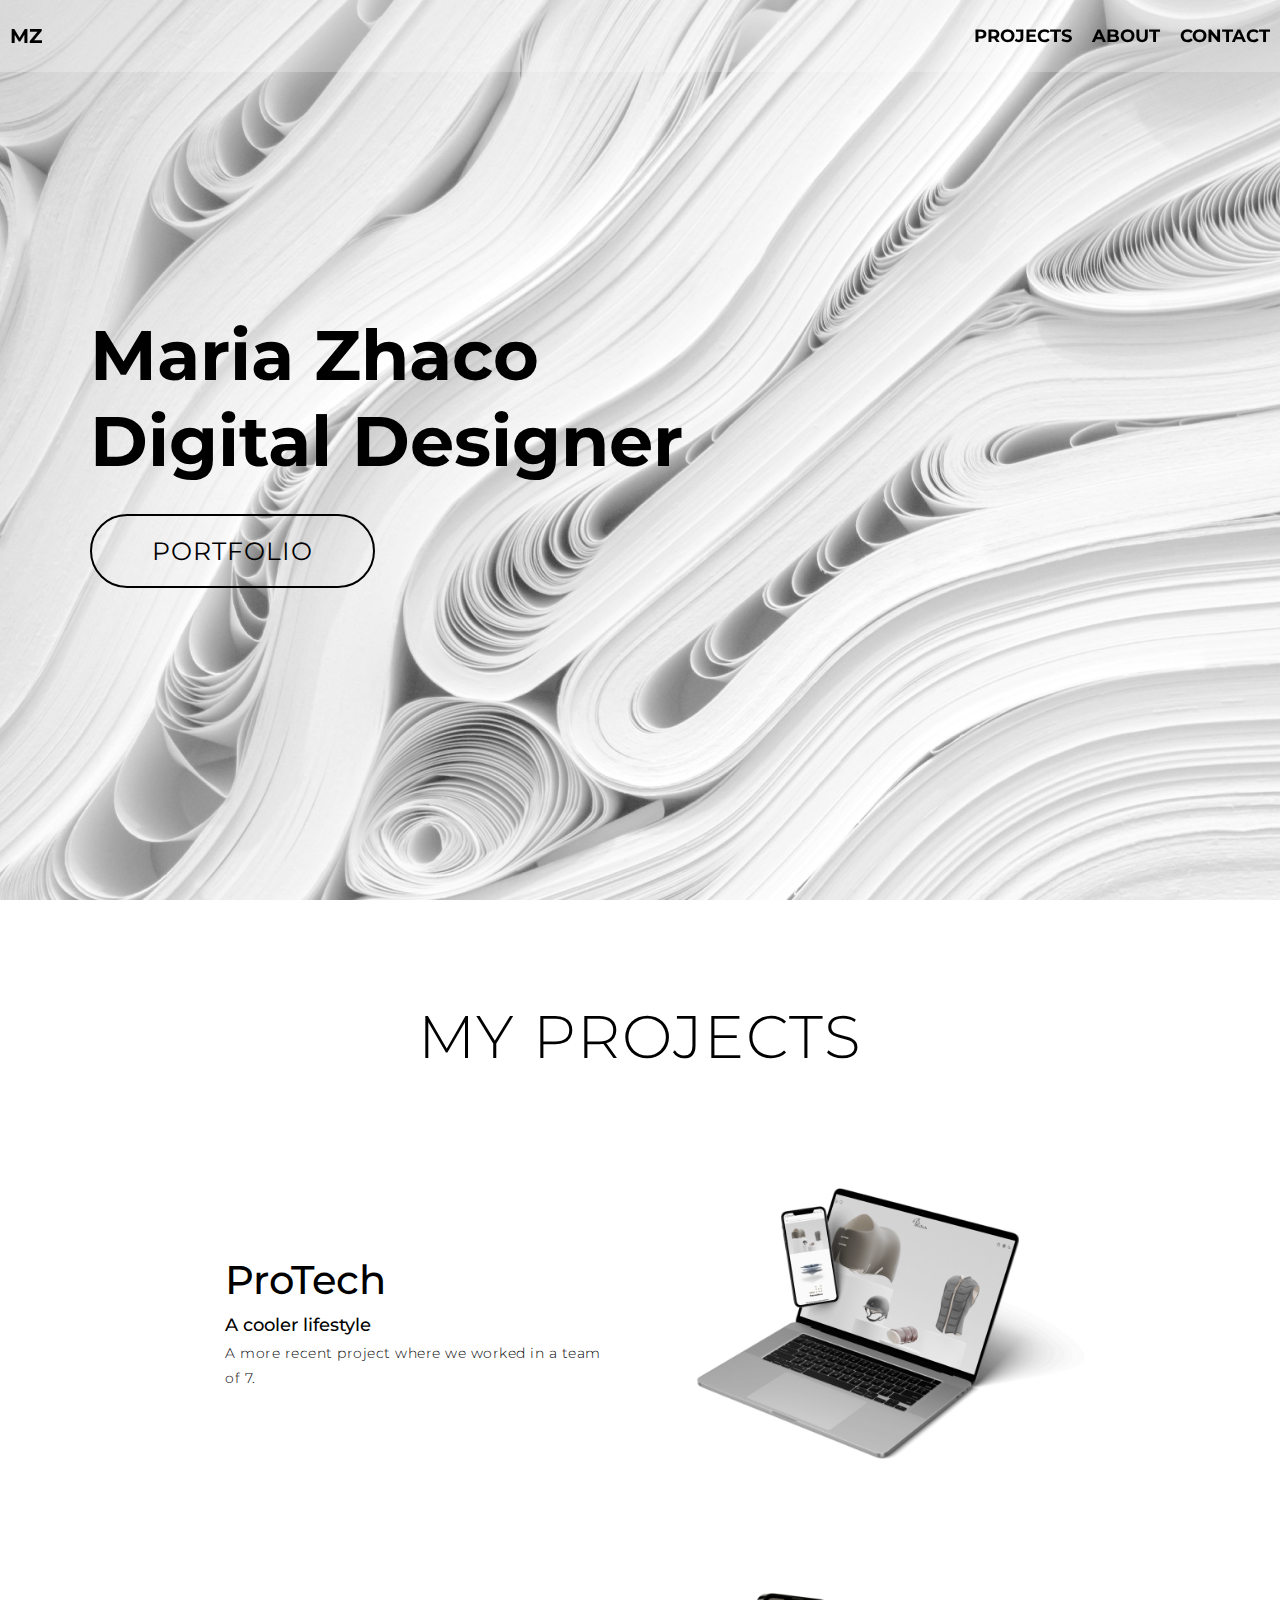
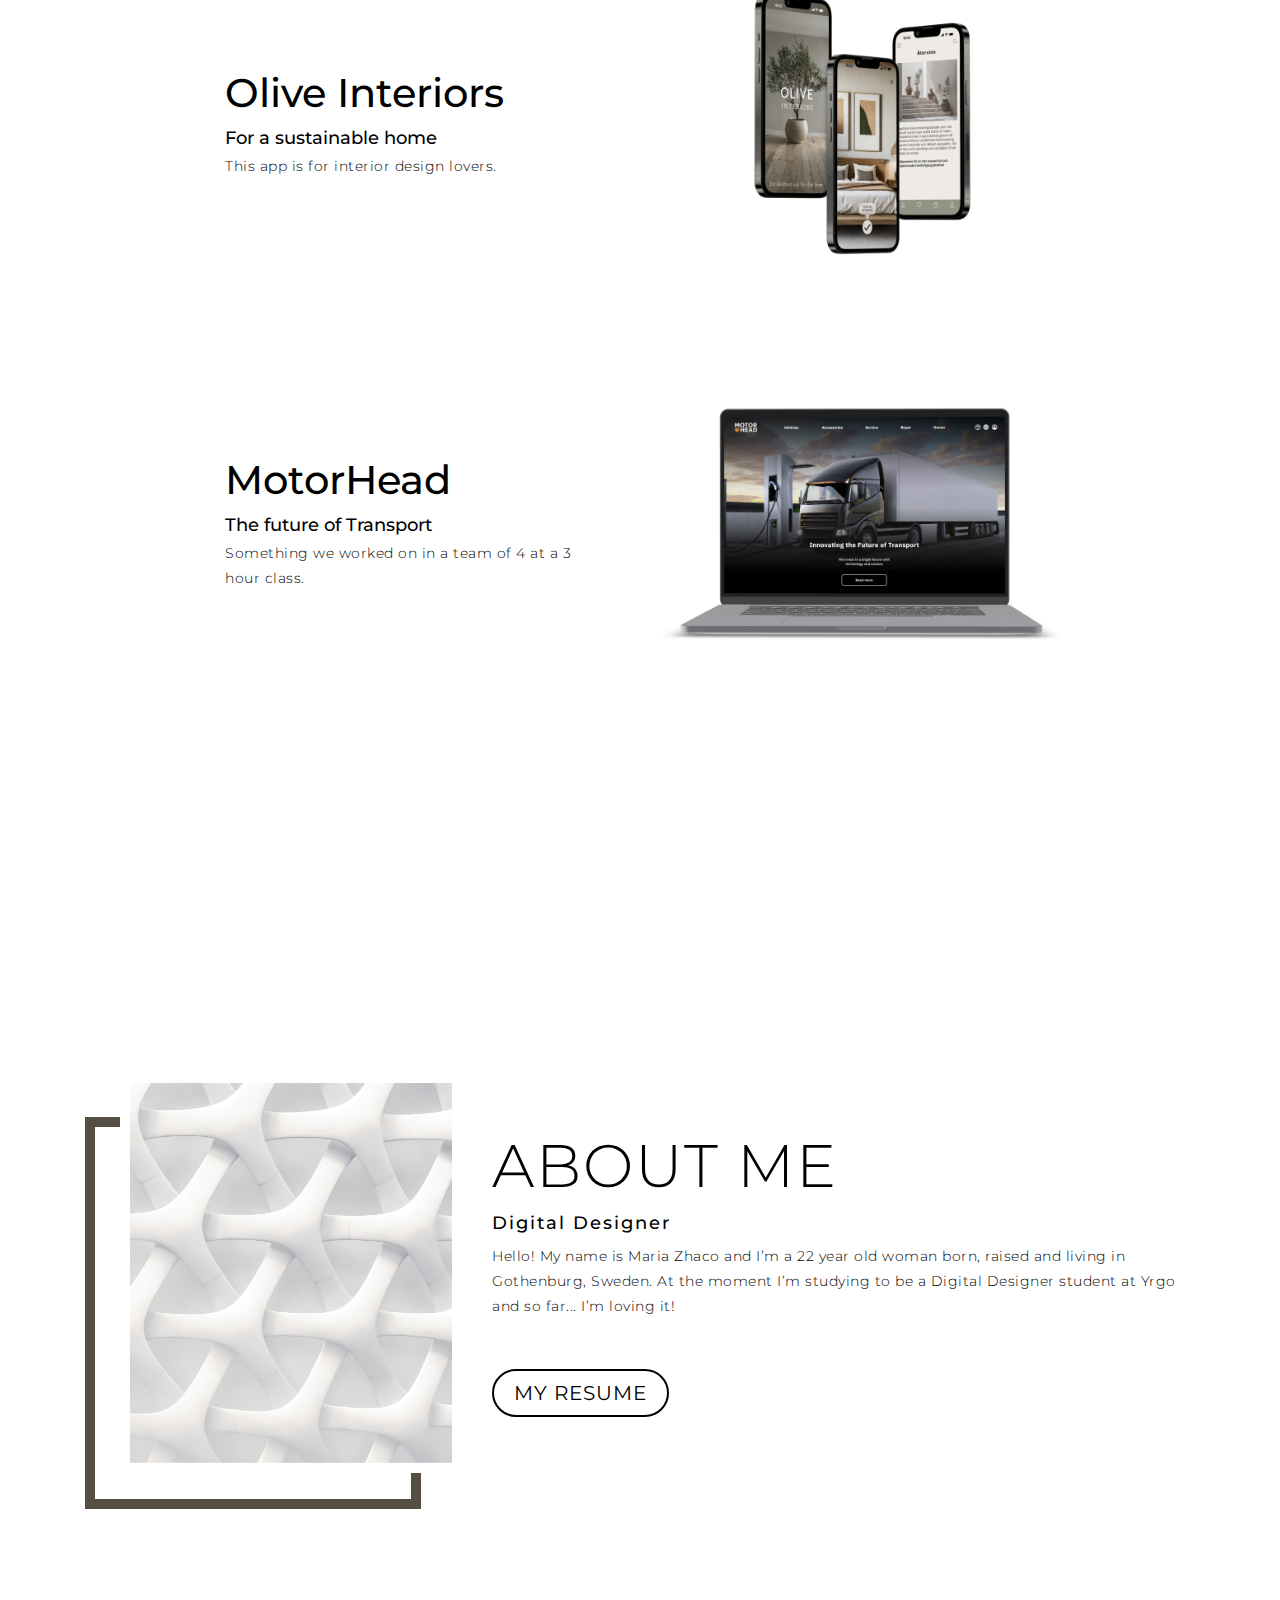
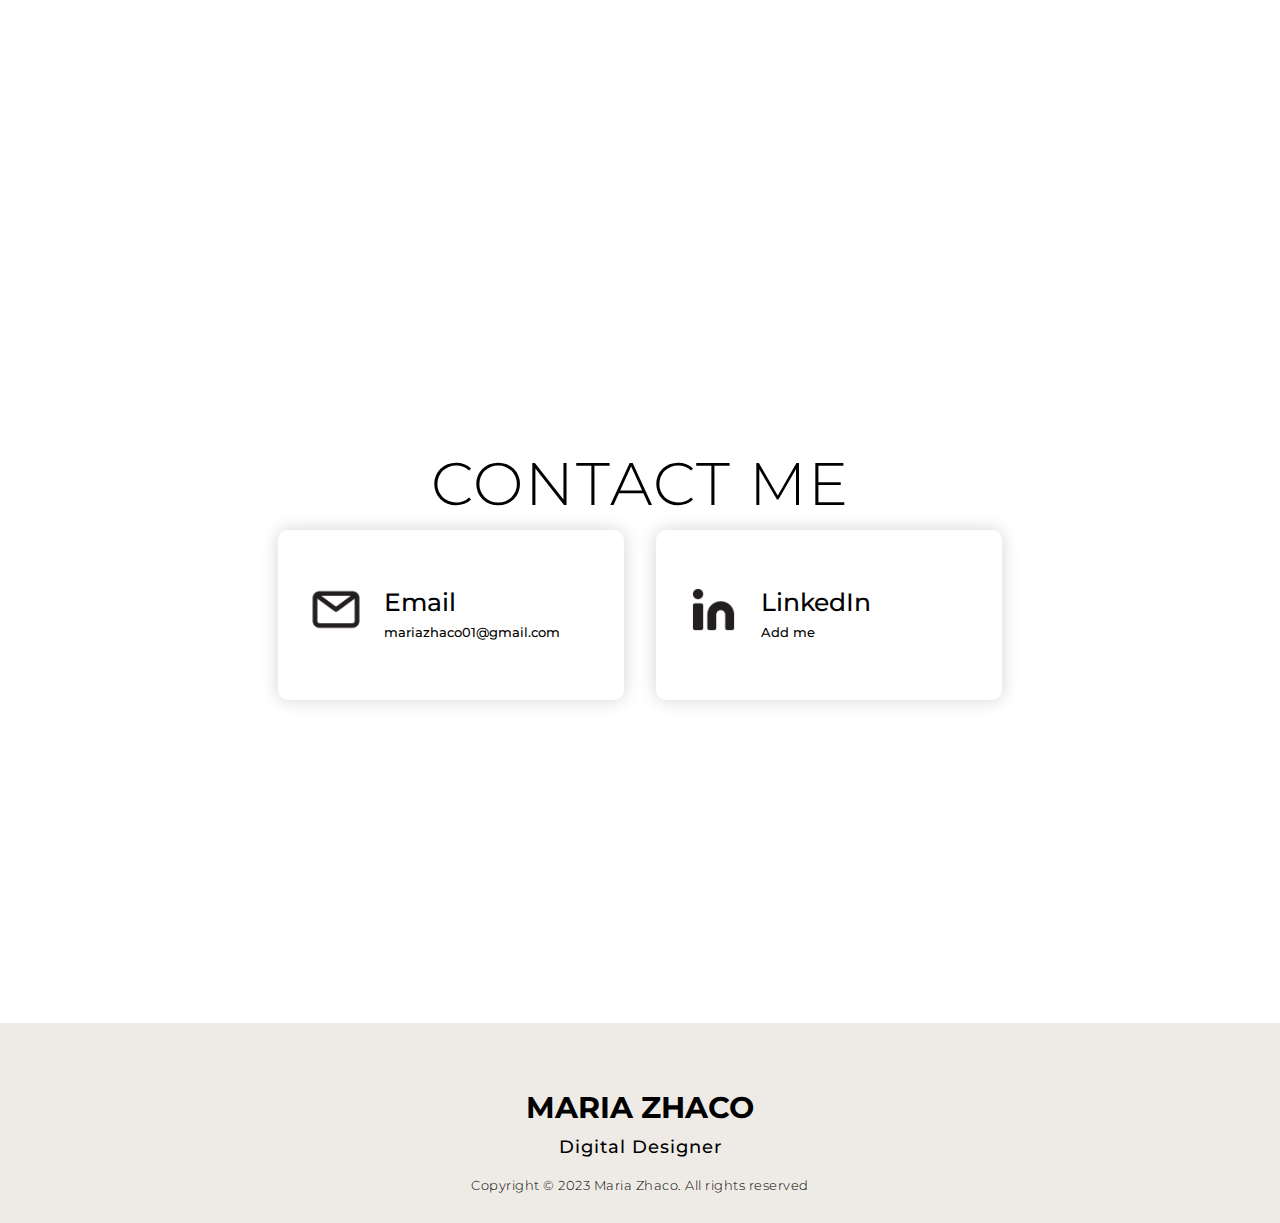
<file: index.html>
<!DOCTYPE html>
<html lang="en">

<head>
  <meta charset="UTF-8">
  <meta name="viewport" content="width=device-width, initial-scale=1.0">
  <link rel="stylesheet" href="style.css">
  <title>My Portfolio</title>
</head>

<body>
  <!-- Header -->
<section id="header">
  
  <div class="header container">
    <div class="nav-bar">
      <div class="brand">
        <a href="#hero">
          <h1>MZ</h1>
        </a>
      </div>
      <div class="nav-links">
        <ul>
          <li><a href="#projects">Projects</a></li>
          <li><a href="#about">About</a></li>
          <li><a href="#contact">Contact</a></li>
        </ul>
      </div>
    </div>
  </div>
</section>

  <!-- End Header -->


  <!-- Hero Section  -->
  <section id="hero">
    <div class="hero container"> 
        <div>
            <h1>Maria Zhaco <span></span></h1>
            <h1>Digital Designer<span></span></h1>
            <a href="#projects" type="button" class="cta">Portfolio</a>
          </div>
      </div>
    </div>
  </section>
  <!-- End Hero Section  -->



  <!-- Projects Section -->
  <section id="projects">
    <div class="projects container">
      <div class="projects-header">
        <h1 class="section-title">My Projects</h1>
      </div>
      <div class="all-projects">

<a href="protech.html" class="project-item">
        <div class="project-item ">
          <div class="project-info">
            <h1>ProTech</h1>
            <h2>A cooler lifestyle</h2>
            <p>A more recent project where we worked in a team of 7.</p>
          </div>
          <div class="project-img">
            <img src="images/Instagram post_white-2.jpg" alt="img">
          </div>
        </div>
    </a>


    <a href="olive.html" class="project-item">
        <div class="project-item">
          <div class="project-info">
            <h1>Olive Interiors</h1>
            <h2>For a sustainable home</h2>
            <p>This app is for interior design lovers. </p>
          </div>
          <div class="project-img">
            <img src="images/Instagram post_white.jpg" alt="img">
          </div>
        </div>
</a>
        

<a href="motorhead.html" class="project-item">
        <div class="project-item">
          <div class="project-info">
            <h1>MotorHead</h1>
            <h2>The future of Transport</h2>
            <p>Something we worked on in a team of 4 at a 3 hour class.</p>
          </div>
          <div class="project-img">
            <img src="images/Instagram post_white-1.jpg" alt="img">
          </div>
        </div>
</a>
        
        </div>
      </div>
    </div>
  </section>
  <!-- End Projects Section -->

  <!-- About Section -->
  <section id="about">
    <div class="about container">
      <div class="col-left">
        <div class="about-img">
          <img src="images/unsplash_7JX0-bfiuxQ.jpg" alt="img">
        </div>
      </div>
      <div class="col-right">
        <h1 class="section-title">About me</h1>
        <h2>Digital Designer</h2>
        <p>Hello! My name is Maria Zhaco and I’m a 22 year old woman born, raised and living in Gothenburg, Sweden. 
            At the moment I’m studying to be a Digital Designer student at Yrgo and so far... I’m loving it!
        </p>
        <a href="#" class="cta"> My Resume</a>
      </div>
    </div>
  </section>
  <!-- End About Section -->

  <!-- Contact Section -->
  <section id="contact">
    <div class="contact container">
      <div>
        <h1 class="section-title">Contact me</h1>
      </div>
      <div class="contact-items">

        <div class="contact-item">
          <div class="icon">
            <img src="images/mail.jpg" /></div>
          <div class="contact-info">
            <h1>Email</h1>
            <h2 class="contact-link"> <a href="mailto:mariazhaco01@gmail.com">mariazhaco01@gmail.com</a></h2>
          </div>
        </div>
        <div class="contact-item">
          <div class="icon"><img src="images/in.jpg" /></div>
          <div class="contact-info">
            <h1>LinkedIn</h1>
            <h2 class="contact-link"> <a href="https://www.linkedin.com/in/maria-zhaco-692b36294/" target="_blank">Add me</a></h2>
          </div>
        </div>
      </div>
    </div>
  </section>
  <!-- End Contact Section -->

  <!-- Footer -->
  <section id="footer">
    <div class="footer container">
      <div class="brand">
        <h1>Maria Zhaco</h1>
      </div>
      <h2>Digital Designer</h2>
      
      <p>Copyright © 2023 Maria Zhaco. All rights reserved</p>
    </div>
  </section>
  <!-- End Footer -->

</body>

</html>
</file>
<file: style.css>
@import 'https://fonts.googleapis.com/css?family=Montserrat:300, 400, 700&display=swap';
* {
	padding: 0;
	margin: 0;
	box-sizing: border-box;
}
html {
	font-size: 10px;
	font-family: 'Montserrat', sans-serif;
	scroll-behavior: smooth;
}
a {
    color: black;
	text-decoration: none;
}
.container {
	min-height: 100vh;
	width: 100%;
	display: flex;
	align-items: center;
	justify-content: center;
}
img {
	height: 100%;
	width: 100%;
	object-fit: cover;
}
p {
	color: black;
	font-size: 1.4rem;
	margin-top: 5px;
	line-height: 2.5rem;
	font-weight: 300;
	letter-spacing: 0.05rem;
}
.section-title {
	font-size: 4rem;
	font-weight: 300;
	color: black;
	margin-bottom: 10px;
	text-transform: uppercase;
	letter-spacing: 0.2rem;
	text-align: center;
}
.section-title span {
	color: rgb(238, 235, 230);
}

.cta {
	display: inline-block;
	padding: 10px 30px;
	color: rgb(0, 0, 0);
	background-color: transparent;
	border: 2px solid rgb(0, 0, 0);
	font-size: 2rem;
	text-transform: uppercase;
	letter-spacing: 0.1rem;
	margin-top: 30px;
	transition: 0.3s ease;
	transition-property: background-color, color;
    border-radius: 100px;
}
.cta:hover {
	color: rgb(255, 255, 255); 
	background-color: rgb(85, 78, 66);
    border: none;
}


.brand h1 {
	font-size: 3rem;
	text-transform: uppercase;
	color: rgb(0, 0, 0);
}
.brand h1 span {
	color: rgb(238, 235, 230);
}

#header {
	position: fixed;
	z-index: 1000;
	left: 0;
	top: 0;
	width: 100vw;
	height: auto;
}

#header .nav-bar {
	display: flex;
	align-items: center;
	justify-content: space-between;
	width: 100%;
	height: 100%;
	max-width: 1300px;
	padding: 0 10px;
    min-height: 8vh;
    font-size: 18px;
}

#header .header {
	min-height: 8vh;
	background-color: rgba(255, 255, 255, 0.24);
	transition: 0.3s ease background-color;
}


#header h1 {
    font-size: 20px;
}

#header .nav-links ul {
  list-style: none;
  display: flex;
  gap: 20px;
}


#header .nav-links ul li a {
  text-decoration: none;
  color: black;
  font-weight: bold;
  text-transform: uppercase;
  transition: color 0.3s ease;
}

#header .nav-links ul li a:hover {
  color: rgb(108, 107, 96);
}

#header .nav-list ul.active {
	left: 0%;
}
#header .nav-list ul a {
	font-size: 2.5rem;
	font-weight: 500;
	letter-spacing: 0.2rem;
	text-decoration: none;
	color: rgb(0, 0, 0);
	text-transform: uppercase;
	padding: 20px;
	display: block;
}
#header .nav-list ul a::after {
	content: attr(data-after);
	position: absolute;
	top: 50%;
	left: 50%;
	transform: translate(-50%, -50%) scale(0);
	color: rgba(240, 248, 255, 0.021);
	font-size: 13rem;
	letter-spacing: 50px;
	z-index: -1;
	transition: 0.3s ease letter-spacing;
}
#header .nav-list ul li:hover a::after {
	transform: translate(-50%, -50%) scale(1);
	letter-spacing: initial;
}
#header .nav-list ul li:hover a {
	color: rgb(108, 107, 96)
}

/*Sub-sidor*/
.work-header {
    width: 60vw;
    margin-bottom: 20vh;
}
/* End Header section */

/* Hero Section */
#hero {
	background-image: url(./images/unsplash_WmnsGyaFnCQ.jpg)

}
#hero::after {
	content: '';
	position: absolute;
	left: 0;
	top: 0;
	height: 100%;
	width: 100%;
	background-color: black;
	opacity: 0.7;
	z-index: -1;
}
#hero .hero {
	max-width: 1200px;
	margin: 0 auto;
	padding: 0 50px;
	justify-content: flex-start;
}
#hero h1 {
	display: block;
	width: fit-content;
	font-size: 4rem;
	position: relative;
	color: black
}

/* End Hero Section */



/* Projects section */
#projects .projects {
	flex-direction: column;
	max-width: 1200px;
	margin: 0 auto;
	padding: 100px 0;
}
#projects .projects-header h1 {
	margin-bottom: 50px;
}
#projects .all-projects {
	display: flex;
	align-items: center;
	justify-content: center;
	flex-direction: column;
}
#projects .project-item {
	display: flex;
	align-items: center;
	justify-content: center;
	flex-direction: column;
	width: 80%;
	margin: 20px auto;
	overflow: hidden;
	border-radius: 10px;
}
#projects .project-info {
	padding: 30px;
	flex-basis: 50%;
	height: 100%;
	display: flex;
	align-items: flex-start;
	justify-content: center;
	flex-direction: column;
	
	color: black;
}
#projects .project-info h1 {
	font-size: 4rem;
	font-weight: 500;
}
#projects .project-info h2 {
	font-size: 1.8rem;
	font-weight: 500;
	margin-top: 10px;
}
#projects .project-info p {
	color: rgb(0, 0, 0);
}
#projects .project-img {
	flex-basis: 50%;
	height: 300px;
	overflow: hidden;
	position: relative;
}
#projects .project-img:after {
	content: '';
	position: absolute;
	left: 0;
	top: 0;
	height: 100%;
	width: 100%;

	opacity: 0.7;
}
#projects .project-img img {
	transition: 0.3s ease transform;
}
#projects .project-item:hover .project-img img {
	transform: scale(1.1);
}
/* End Projects section */

/* About Section */
#about .about {
	flex-direction: column-reverse;
	text-align: center;
	max-width: 1200px;
	margin: 0 auto;
	padding: 100px 20px;
}

#about .col-left {
	width: 250px;
	height: 360px;
}
#about .col-right {
	width: 100%;
}
#about .col-right h2 {
	font-size: 1.8rem;
	font-weight: 500;
	letter-spacing: 0.2rem;
	margin-bottom: 10px;
}
#about .col-right p {
	margin-bottom: 20px;
}
#about .col-right .cta {
	color: rgb(255, 255, 255)
	margin-bottom: 50px;
	padding: 10px 20px;
	font-size: 2rem;  
}
#about .col-left .about-img {
	height: 100%;
	width: 100%;
	position: relative;
	border: 10px solid white;
}
#about .col-left .about-img::after {
	content: '';
	position: absolute;
	left: -33px;
	top: 19px;
	height: 98%;
	width: 98%;
	border: 7px solid rgb(0, 0, 0);
	z-index: -1;
}
/* End About Section */

/* contact Section */
#contact .contact {
	flex-direction: column;
	max-width: 1200px;
	margin: 0 auto;
	width: 90%;
}
#contact .contact-items {
	/* max-width: 400px; */
	width: 100%;
}
#contact .contact-item {
	width: 80%;
	padding: 20px;
	text-align: center;
	border-radius: 10px;
	padding: 30px;
	margin: 30px;
	display: flex;
	justify-content: center;
	align-items: center;
	flex-direction: column;
	box-shadow: 0px 0px 18px 0 #0000002c;
	transition: 0.3s ease box-shadow;
}
#contact .contact-item:hover {
	box-shadow: 0px 0px 5px 0 rgb(108, 107, 96)
}
#contact .icon {
	width: 70px;
	margin: 0 auto;
	margin-bottom: 10px;
}

.contact-link a:hover {
    text-decoration: underline;
    text-decoration-color: black;
}

#contact .contact-info h1 {
	font-size: 2.5rem;
	font-weight: 500;
	margin-bottom: 5px;
}
#contact .contact-info h2 {
	font-size: 1.3rem;
	line-height: 2rem;
	font-weight: 500;
}
/*End contact Section */

/* Footer */
#footer {
	background-color: rgb(238, 235, 230);
}
#footer .footer {
	min-height: 200px;
	flex-direction: column;
	padding-top: 50px;
	padding-bottom: 10px;
}
#footer h2 {
	color: black;
	font-weight: 500;
	font-size: 1.8rem;
	letter-spacing: 0.1rem;
	margin-top: 10px;
	margin-bottom: 10px;
}
#footer .social-icon {
	display: flex;
	margin-bottom: 30px;
}
#footer .social-item {
	height: 50px;
	width: 50px;
	margin: 0 5px;
}
#footer .social-item img {
	filter: grayscale(1);
	transition: 0.3s ease filter;
}
#footer .social-item:hover img {
	filter: grayscale(0);
}
#footer p {
	color: rgb(0, 0, 0);
	font-size: 1.3rem;
}
/* End Footer */


/* Media Query For Tablet */
@media only screen and (min-width: 768px) {



	.cta {
		font-size: 2.5rem;
		padding: 20px 60px;
	}
	h1.section-title {
		font-size: 6rem;
	}

	/* Hero */
	#hero h1 {
		font-size: 7rem;
	}
	/* End Hero */


	/* Project */
	#projects .project-item {
		flex-direction: row;
	}

	#projects .project-item {
		height: 400px;
		margin: 0;
		width: 100%;
		border-radius: 0;
	}
	#projects .all-projects .project-info {
		height: 100%;
	}
	#projects .all-projects .project-img {
		height: 100%;
	}
	/* End Project */

	/* About */
	#about .about {
		flex-direction: row;
	}
	#about .col-left {
		width: 600px;
		height: 400px;
		padding-left: 60px;
	}
	#about .about .col-left .about-img::after {
		left: -45px;
		top: 34px;
		height: 98%;
		width: 98%;
		border: 10px solid rgb(85, 78, 66)
	}
	#about .col-right {
		text-align: left;
		padding: 30px;
	}
	#about .col-right h1 {
		text-align: left;
	}
	/* End About */

	/* contact  */
	#contact .contact {
		flex-direction: column;
		padding: 100px 0;
		align-items: center;
		justify-content: center;
		min-width: 20vh;
	}
	#contact .contact-items {
		width: 100%;
		display: flex;
		flex-direction: row;
		justify-content: center;
		margin: 0;
        gap: 32px;
	}
	#contact .contact-item {
		width: 30%;
		margin: 0;
		flex-direction: row;
	}
	#contact .contact-item .icon {
		height: 100px;
		width: px;
	}
	#contact .contact-item .icon img {
		object-fit: contain;
	}
	#contact .contact-item .contact-info {
		width: 100%;
		text-align: left;
		padding-left: 20px;
	}
	/* End contact  */
}
/* End Media Query For Tablet */

/* Media Query For Desktop */
@media only screen and (min-width: 1200px) {
	/* header */

	#header .nav-list ul {
		position: initial;
		display: block;
		height: auto;
		width: fit-content;
		background-color: transparent;
	}
	#header .nav-list ul li {
		display: inline-block;
	}
	#header .nav-list ul li a {
		font-size: 1.8rem;
	}
	#header .nav-list ul a:after {
		display: none;
	}
	/* End header */
    
}
/* End  Media Query For Desktop */
</file>
